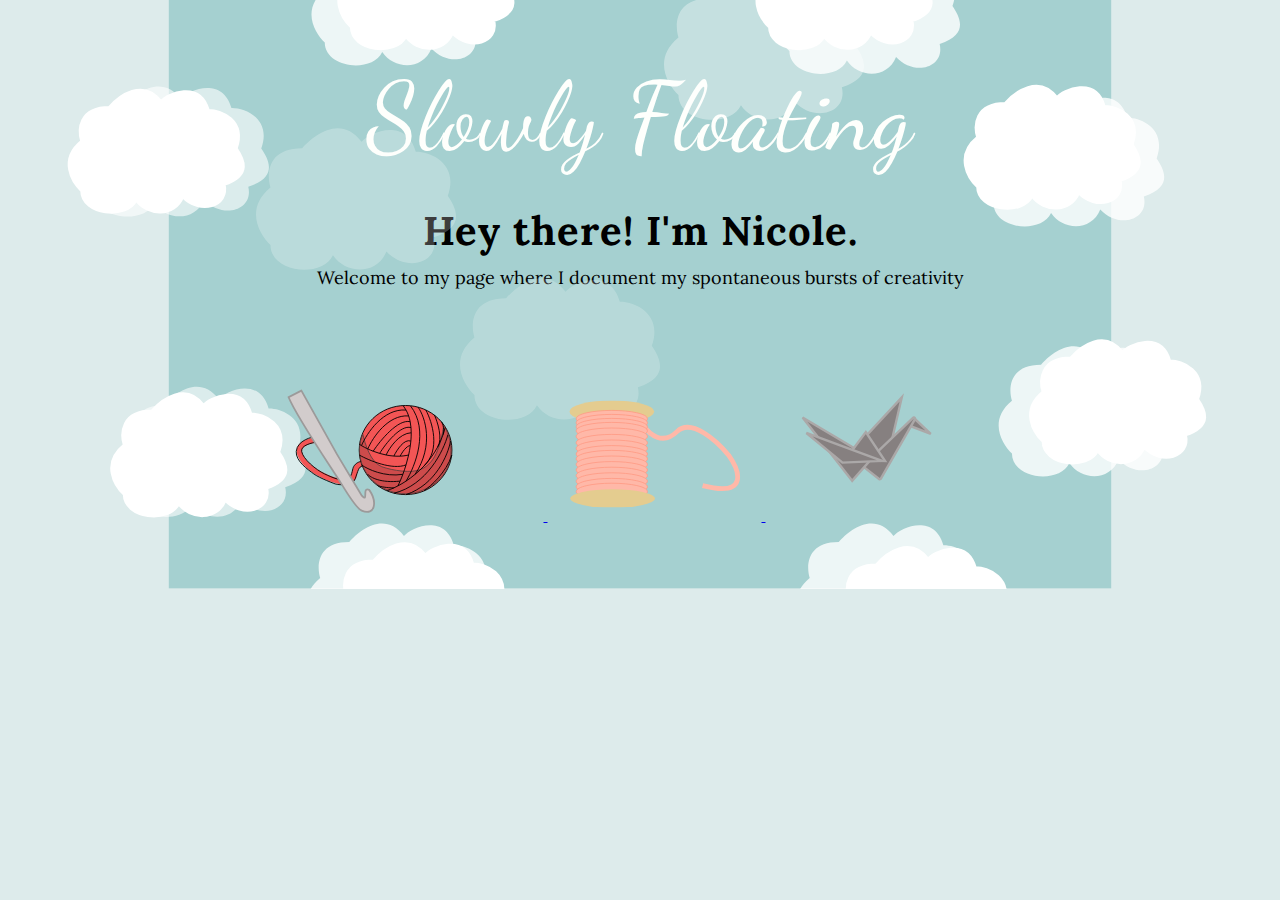
<file: index.html>
<!DOCTYPE html>
<html>
<head>
    <link rel="stylesheet" type="text/css" href="assets/css/style.css">
    <link rel="preconnect" href="https://fonts.gstatic.com">
    <link href="https://fonts.googleapis.com/css2?family=Dancing+Script:wght@700&family=Lora&display=swap" rel="stylesheet">
</head>
<body>
<title>Slowly Floating</title>
<div id="title">Slowly Floating</div>
<div id="intro"> Hey there! I'm Nicole. </div>
<div id="intro-summary"> Welcome to my page where I document 
    my spontaneous bursts of creativity </div>

<div id="clouds-container">
    <img class="floating" id="cloud1" src="assets/img/cloud_1.svg">
    <img class="floating" id="cloud2" src="assets/img/cloud_1.svg">
    <img class="floating" id="cloud3" src="assets/img/cloud_1.svg">

</div>
<div id="icon-container">
    <a href="gallery.html#crocheting" target="_blank">
    <img class="craft-selection" id="crocheting" src="assets/img/yarn.svg">
    </a>
    <a href="gallery.html#sewing" target="_blank">
    <img class="craft-selection" id="sewing" src="assets/img/spool.svg">
    </a>
    <a href="gallery.html#origami" target="_blank">
    <img class="craft-selection" id="origami" src="assets/img/crane.svg">
    </a>
</div>
</body>
</html>
</file>
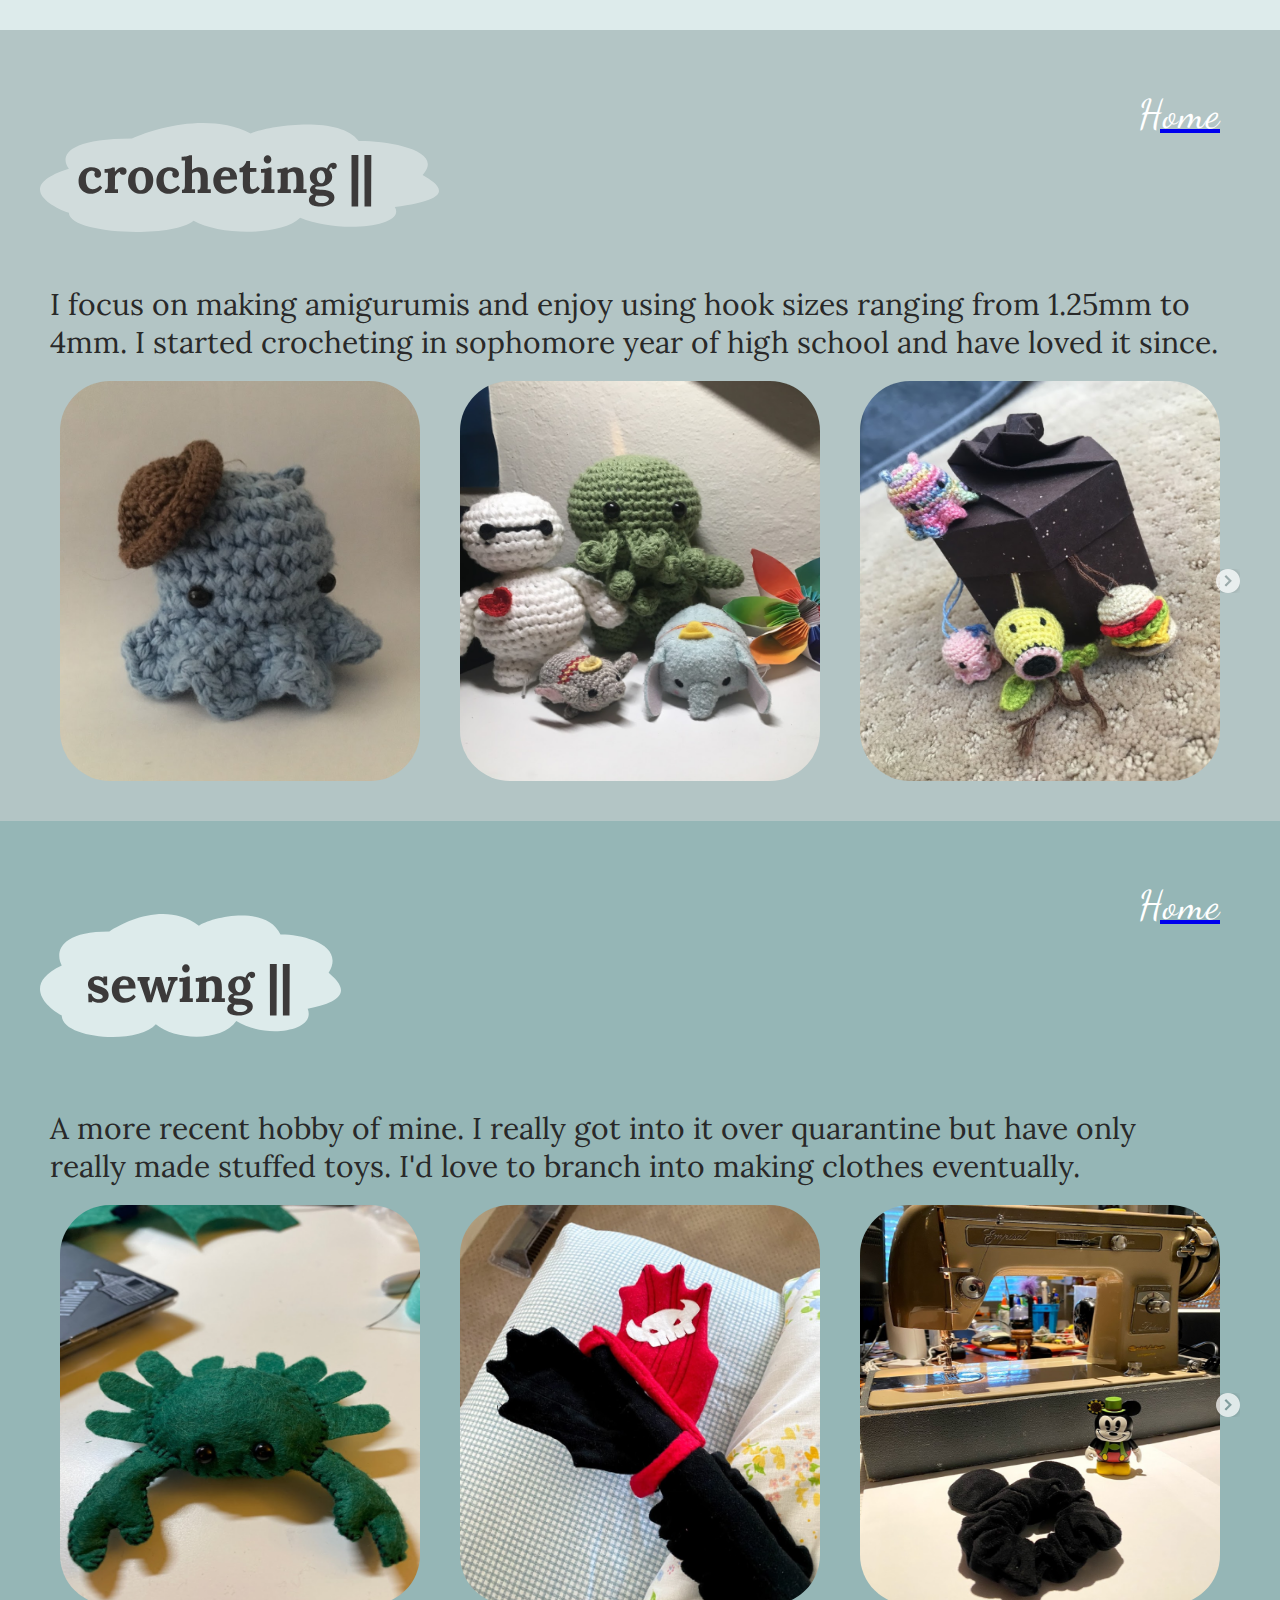
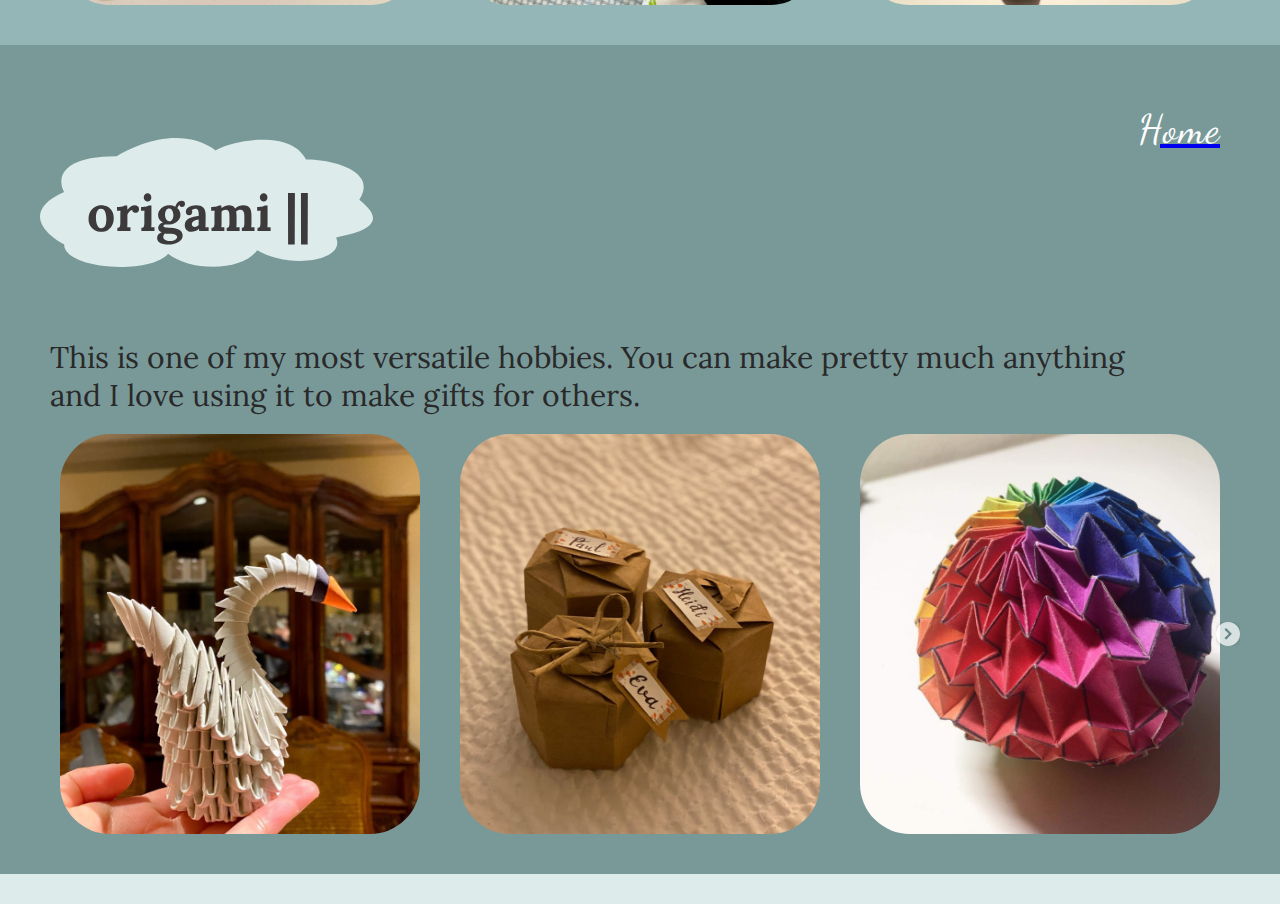
<file: gallery.html>
<!DOCTYPE html>
<html>
<head>
    <link rel="stylesheet" type="text/css" href="assets/css/gallery.css">
    <link rel="preconnect" href="https://fonts.gstatic.com">
    <link href="https://fonts.googleapis.com/css2?family=Dancing+Script:wght@700&family=Lora&display=swap" rel="stylesheet">
</head>
<body>
<title>Craft Gallery</title>


<div id="crocheting"> 
    <a href="index.html">
    <div class="home-button"> Home </div>
    </a>
    

    <img class="titleIcon" id="icon1" src="assets/img/crocheting_title.svg">   
     <div class="summary">I focus on making amigurumis and enjoy using hook sizes ranging from 1.25mm to <br> 4mm. I started crocheting in sophomore year of high school and have loved it since.</div>
     
     <div class="carousel">
        <div class="carousel-controls">
        
                <img id="button-previous" class="hidden" src="assets/img/leftarrow.png" alt="Previous">
            
                <img id="button-next" src="assets/img/rightarrow.png" alt="Next">

        </div>

        <div class= carousel-image-row id="container1">
                <img class="images" class="c1" src="assets/img/crafts/crocheting/image 10.png" alt="">

                <img class="images"class="c1" src="assets/img/crafts/crocheting/image 18.png" alt="">

                <img class="images" class="c1"src="assets/img/crafts/crocheting/image 20.png" alt="">

                <img class="images" class="c1"src="assets/img/crafts/crocheting/image 22.png" alt="">

                <img class="images" class="c1"src="assets/img/crafts/crocheting/image 2.png" alt="">

                <img class="images"class="c1" src="assets/img/crafts/crocheting/image 6.png" alt="">

                <img class="images" class="c1"src="assets/img/crafts/crocheting/image 8.png" alt="">

                <img class="images"class="c1" src="assets/img/crafts/crocheting/image 9.png" alt="">
                <img class="images"class="c1" src="assets/img/crafts/crocheting/image 21.png" alt="">

        </div>

    </div>
</div>

<div id="sewing"> 
    <a href="index.html">
        <div class="home-button"> Home </div>
        </a>
    <img class="titleIcon" id="icon2" src="assets/img/sewing_title.svg">   
    <div class="summary">A more recent hobby of mine. I really got into it over quarantine but have only <br> really made stuffed toys.  I'd love to branch into making clothes eventually.</div>
    <div class="carousel">
        <div class="carousel-controls">
        
                <img id="button-previous2" class="hidden" src="assets/img/leftarrow.png" alt="Previous">
            
                <img id="button-next2" src="assets/img/rightarrow.png" alt="Next">

        </div>

        <div class= carousel-image-row id="container2">
                <img class="images2" class="c1" src="assets/img/crafts/sewing/image 3.png" alt="">

                <img class="images2"class="c1" src="assets/img/crafts/sewing/image 4.png" alt="">

                <img class="images2" class="c1"src="assets/img/crafts/sewing/image 14.png" alt="">

                <img class="images2" class="c1"src="assets/img/crafts/sewing/image 15.png" alt="">

                <img class="images2" class="c1"src="assets/img/crafts/sewing/image 16.png" alt="">

                <img class="images2"class="c1" src="assets/img/crafts/sewing/image 24.png" alt="">

        </div>

    </div>
</div>


<div id="origami"> 
    <a href="index.html">
        <div class="home-button"> Home </div>
        </a>


    <img class="titleIcon" id="icon3" src="assets/img/origami_title.svg">   
    <div class="summary">This is one of my most versatile hobbies. You can make pretty much anything <br>and I love using it to make gifts for others.</div>
    <div class="carousel">
        <div class="carousel-controls">
        
                <img id="button-previous3" class="hidden" src="assets/img/leftarrow.png" alt="Previous">
            
                <img id="button-next3" src="assets/img/rightarrow.png" alt="Next">

        </div>

        <div class= carousel-image-row id="container3">
                <img class="images3" class="c1" src="assets/img/crafts/origami/image 5.png" alt="">

                <img class="images3"class="c1" src="assets/img/crafts/origami/image 7.png" alt="">

                <img class="images3" class="c1"src="assets/img/crafts/origami/image 11.png" alt="">

                <img class="images3" class="c1"src="assets/img/crafts/origami/image 13.png" alt="">

                <img class="images3" class="c1"src="assets/img/crafts/origami/image 17.png" alt="">

                <img class="images3"class="c1" src="assets/img/crafts/origami/image 19.png" alt="">

                
        </div>

    </div>
</div>

</body>
<script src="assets/javascript/script.js"></script>
</html>
</file>
<file: assets/css/style.css>
body {
    margin: 0px;
    background-image: url("../img/backgroundImage.svg");
    align-items:center;
    background-color:#DDEBEB;
    background-repeat: no-repeat;
    background-size: cover;
    max-width: 100%;
    height: auto;
    background-size: 100% 100%;

}

#title {
    font-size:6em;
    text-align:center;
    margin: 60px;
    margin-bottom: 20px;
    letter-spacing: 1px;
    font-weight: 400;
    color: rgb(254,255,252);
    font-family: 'Dancing Script', cursive;
}

#intro, #intro-summary{
    font-family: 'Lora', serif;
    text-align: center;
    position: relative;
	animation-name: fadein;
    animation-duration: 1.7s;
	animation-iteration-count: 1;
    animation-timing-function: linear;


}

#intro {
margin: 30px;
margin-bottom: 5px;
font-weight: bold;

font-size: 40px;
letter-spacing: 1px;
}

#intro-summary {
    
    margin: 10px;
    font-size:18px;
}

#icon-container{
    margin:0 auto;
    z-index: 1;
    width: 80%;
    padding: 5%;
    height:10%;
    top: 50;
    margin-top: 0%; 
    text-align:center;
}
#crocheting{
    margin-left: 20px;
    transform: translateX(-40%) scale(0.9);
}

#origami, #sewing{
    transform:scale(0.8);
}

 #origami:hover, #sewing:hover {
    transform: rotate(5deg) ;
}
#crocheting:hover {
    transform:scale(1.1) translateX(-40%) rotate(5deg);
}


#clouds-container {
    position: relative;
    width: 60%;
    height: 10px;
    margin: 0 auto;
    align-items:center;
    
    justify-content: space-evenly;


}

#cloud1{
    width: 200px;
    height: 250px;
    transform: translateY(-90%);
    opacity:0.4;
}
#cloud2{
    width: 200px;
    height: 250px;
    transform: translateY(-30%);
    opacity:0.35;
}


#cloud3{
    width: 200px;
    height: 250px;
    transform: translateY(-150%);
    opacity:0.6;
}

@keyframes float{
    0% { left: 0%;}
    50%{ left : 60%;}
    100%{ left: 0%;}
}

@keyframes float2{
    0% { left: 0%;}
    50%{ left : 50%;}
    100%{ left: 0%;}
}

@keyframes float3{
    0% { left: 0%;}
    50%{ left : 30%;}
    100%{ left: 0%;}
}

@keyframes fadein{
    0% { opacity: 0;}
    100% {opacity: 1.0;}


}

#cloud2{
	position: relative;

	animation-name: float;
    animation-duration: 50s;
	animation-iteration-count: infinite;
    animation-timing-function: linear;
}
#cloud1{
	position: relative;

	animation-name: float;
    animation-duration: 40s;
	animation-iteration-count: infinite;
    animation-timing-function: linear;
}
#cloud3{
	position: relative;
	animation-name: float3;
    animation-duration: 30s;
	animation-iteration-count: infinite;
    animation-timing-function: linear;
}
</file>
<file: assets/css/gallery.css>
body {
    margin: 30px;
    background: #A5D0D0;
    align-items:center;
    background-color:#DDEBEB;
    display: flex;
   flex-direction: column;
    position: relative;
    align-items:center;
    justify-content: space-around;
  
}
#icon2{
  border:hotpink 2px;
}


.summary{
  font-family: 'Lora', serif;
  text-align: left;
  letter-spacing: 0px;
  font-size: 150%;
  margin-top:20px;
  margin-bottom:20px;
  color: rgb(41, 41, 41);
  
}

#crocheting{
  background-color:#B3C5C5;
  padding: 40px;
}
#sewing{
  background-color:#95b6b6;
  padding: 40px;
}
#origami{
  background-color:#799999;
  padding: 40px;
}

.home-button{
    font-size:40px;
    position:relative;
    top: 20px;
    right: 20px;
    text-align:right;
    margin: 0px;
    margin-bottom: 5px;
    letter-spacing: 1px;
    color: rgb(255, 255, 255);
    font-family: 'Dancing Script', cursive;

}
#home-button:hover { 

  cursor:pointer;
   
 }

 .summary{
    font-family: 'Lora', serif;
    text-align: left;
    position: relative;
    margin: 10px;
    margin-bottom: 20px;
    font-size: 30px;
   

}
.carousel{
    width: 1200px;
    height: 400px;
  }

.images, .images2, .images3{
  width: 360px;
  height: 400px;
  margin-left: 20px;
  margin-right: 20px;
  border-radius: 50px;
}

  

/* Carousel frame setup */

.carousel {
  position:relative;
  /* Part 2.1: Hide stuff that overflows the box */
  overflow: hidden;
}


.carousel-image-row {
    display: flex;
    flex-direction: row;
    position: relative;
    left: 0px;
    transition: 0.5s left;

  }

.c1 img {
    height: 100%;
    width:auto;
} 

  /* Controls */
  
  .hidden {
    visibility: hidden;
  }
  
  /* Part 3: optional button styling */
  
  .carousel-controls {
    /* vertically center */       
    position: absolute;
    top: 50%;
    transform: translateY(-50%);
  
    /* spacing between the two buttons */
     width: 100%;
    display: flex;
    justify-content: space-between;
    /* appear in front of images */
    z-index: 1; 
  }
 
   #button-next,
  #button-previous,
  #button-next2,
 #button-previous2, #button-next3,
 #button-previous3   {
    background: none;
    border: none;
    cursor: pointer;
    outline: none;
  } 
   

  
@keyframes fadein{
  0% { opacity: 0.3;}
  100% {opacity: 1.0;}

}


.titleIcon{
  animation-name: fadein, moveright;
    animation-duration: 1.0s;
	animation-iteration-count: 1;
    animation-timing-function: linear;
}
</file>
